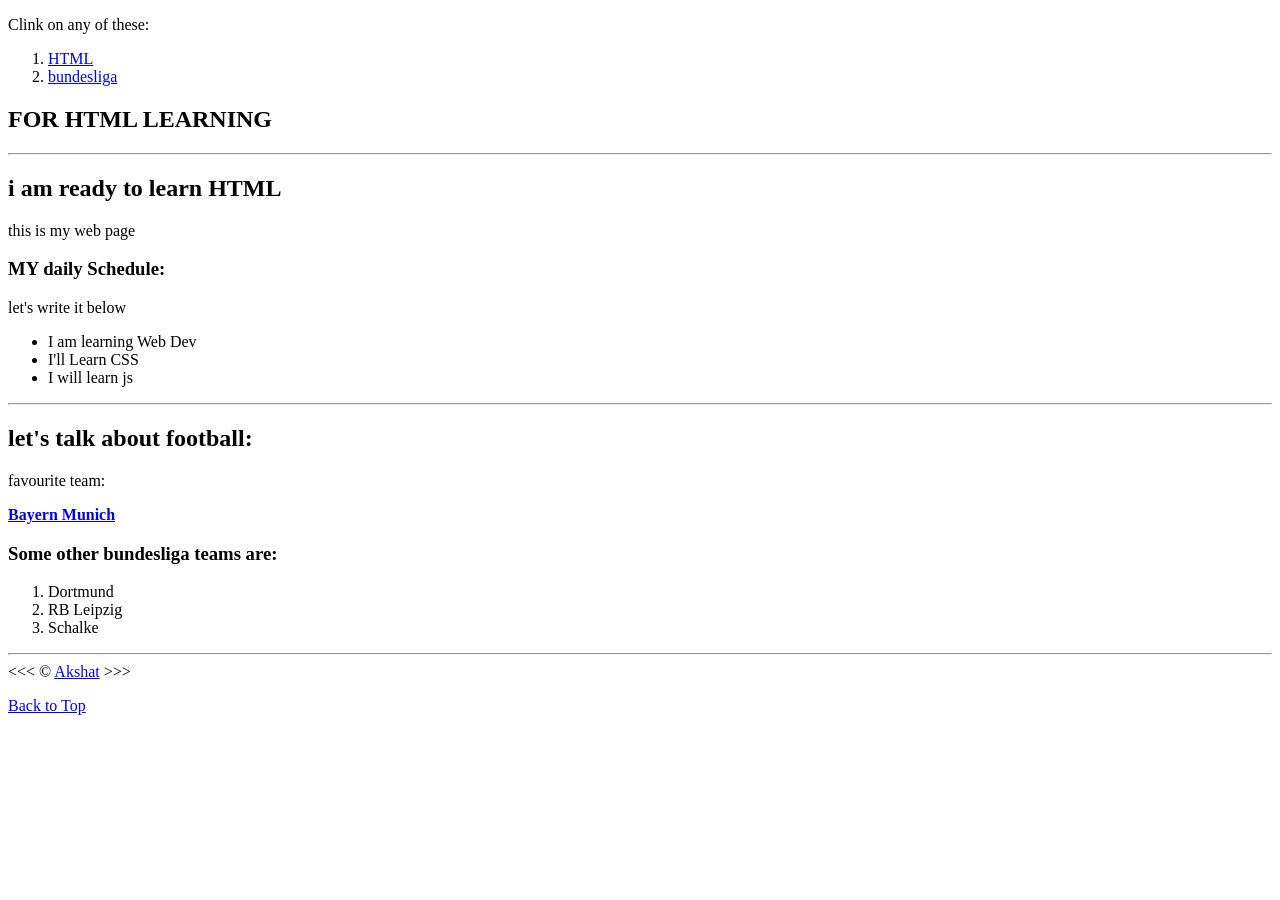
<file: HTML/l1_l5/index.html>
<!DOCTYPE html>
<html lang="en">
<head>
    <meta charset="UTF-8">
    <meta name="Akshat" content="Akshat Chauhan, initial-scale=1.0">
    <meta name="description" content="i am learning html">
    <title>HTML PRACTICE</title>
    <link rel="icon" href="LOGO.png" type="image/x-icon" sizes="any">

</head>
<body>


    <!-- Now to scroll down the page for where i want: -->
     <nav>
        <p>Clink on any of these: </p>
        <ol>
            <li><a href="#HTML">HTML</a></li>
            <li><a href="#bundesliga">bundesliga</a></li>
        </ol>
     </nav>
    <section id="HTML">
        <h1>FOR HTML LEARNING</h1>
        <hr>
        <h2>i am ready to learn HTML</h2>
        <p>this is my web page</p>
        <h3>MY daily Schedule: </h3>
        <p>let's write it below</p>
        <ul>
            <li>I am learning Web Dev</li>
            <li>I'll Learn CSS</li>
            <li>I will learn js</li>
        </ul>
        <hr>
    </section>

    <section id="bundesliga">
        <h2>let's talk about football: </h2>
        <p>favourite team: </p>
        <p><strong>
                <a href="https://www.bundesliga.com/en/bundesliga/clubs/fc-bayern-muenchen">
                    Bayern Munich</strong></p></a>
    
        <h3>Some other bundesliga teams are:</h3>
        <ol>
            <li>Dortmund</li>
            <li>RB Leipzig </li>
            <li>Schalke</li>
        </ol>
    </section>
    
    <hr>
    &lt;&lt;&lt; &copy; <a href="about.html">Akshat</a> &gt;&gt;&gt;

    <p>
        <a href="#">Back to Top</a>
    </p>

</body>
</html>
</file>
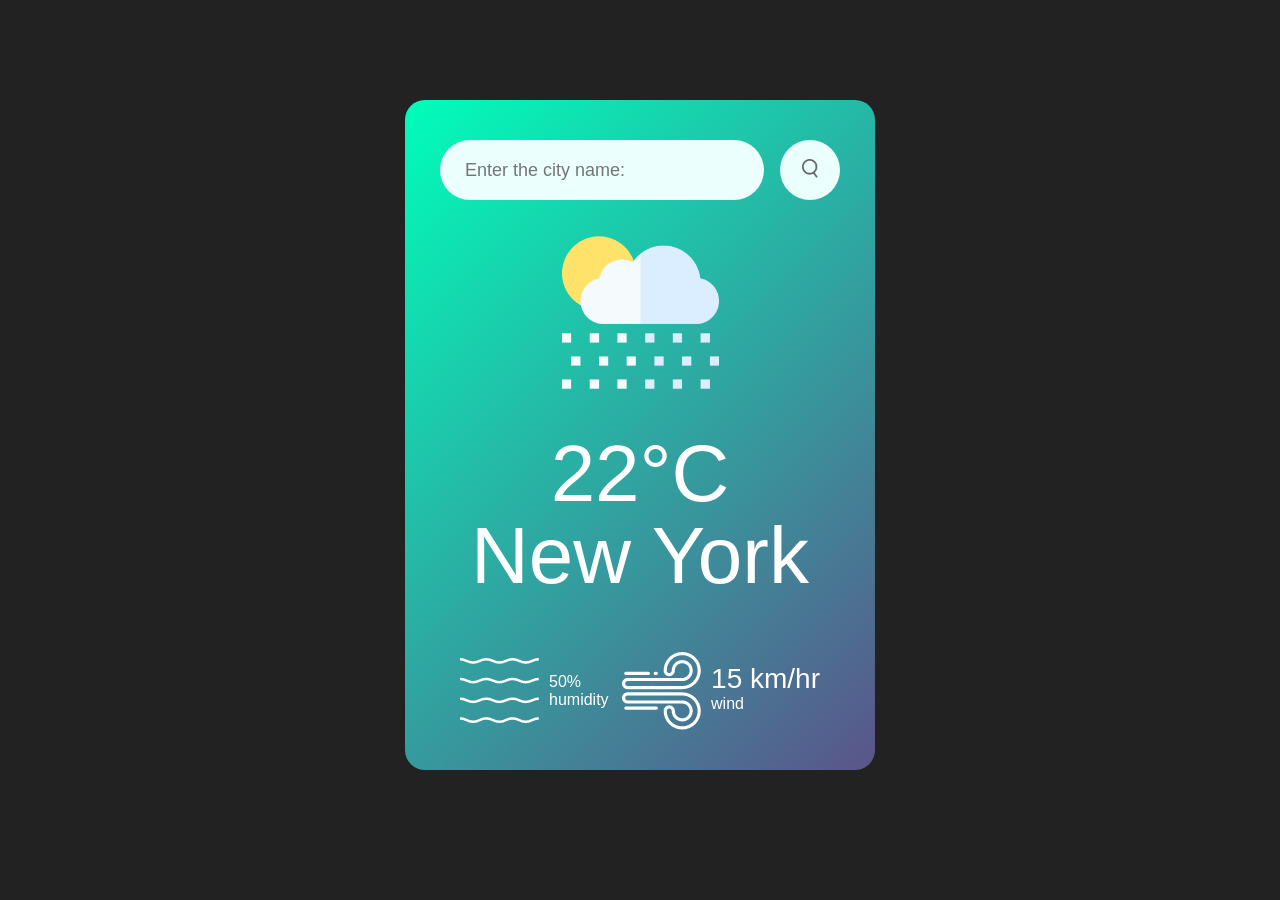
<file: projects/weather_project/index.html>
<!DOCTYPE html>
<html lang="en">
<head>
    <meta charset="UTF-8">
    <meta name="viewport" content="width=device-width, initial-scale=1.0">
    <link rel="stylesheet" href="styles.css">
    <title>Weather App</title>
</head>
<body>
    <div class="card">
        <div class="search">
            <input type="text" placeholder="Enter the city name:" 
            spellcheck="false">
            <button>
                <img src="images/search.png">
            </button>
        </div>
        <div class="weather">
            <img src="images/rain.png" class="weather-icon">
            <h1 class="temp">22°C</h1>
            <h2 class="city">New York</h2>
            <div class="details">
                <div class="col">
                    <img src="images/humidity.png">
                    <div>
                        <p class="humidity">50%</p>
                        <p>humidity</p>
                    </div>
                </div>
                <div class="col">
                    <img src="images/wind.png">
                    <div>
                        <p class="wind">15 km/hr</p>
                        <p>wind</p>
                    </div>
                </div>
            </div>
        </div>
    </div>
</body>
</html>
</file>
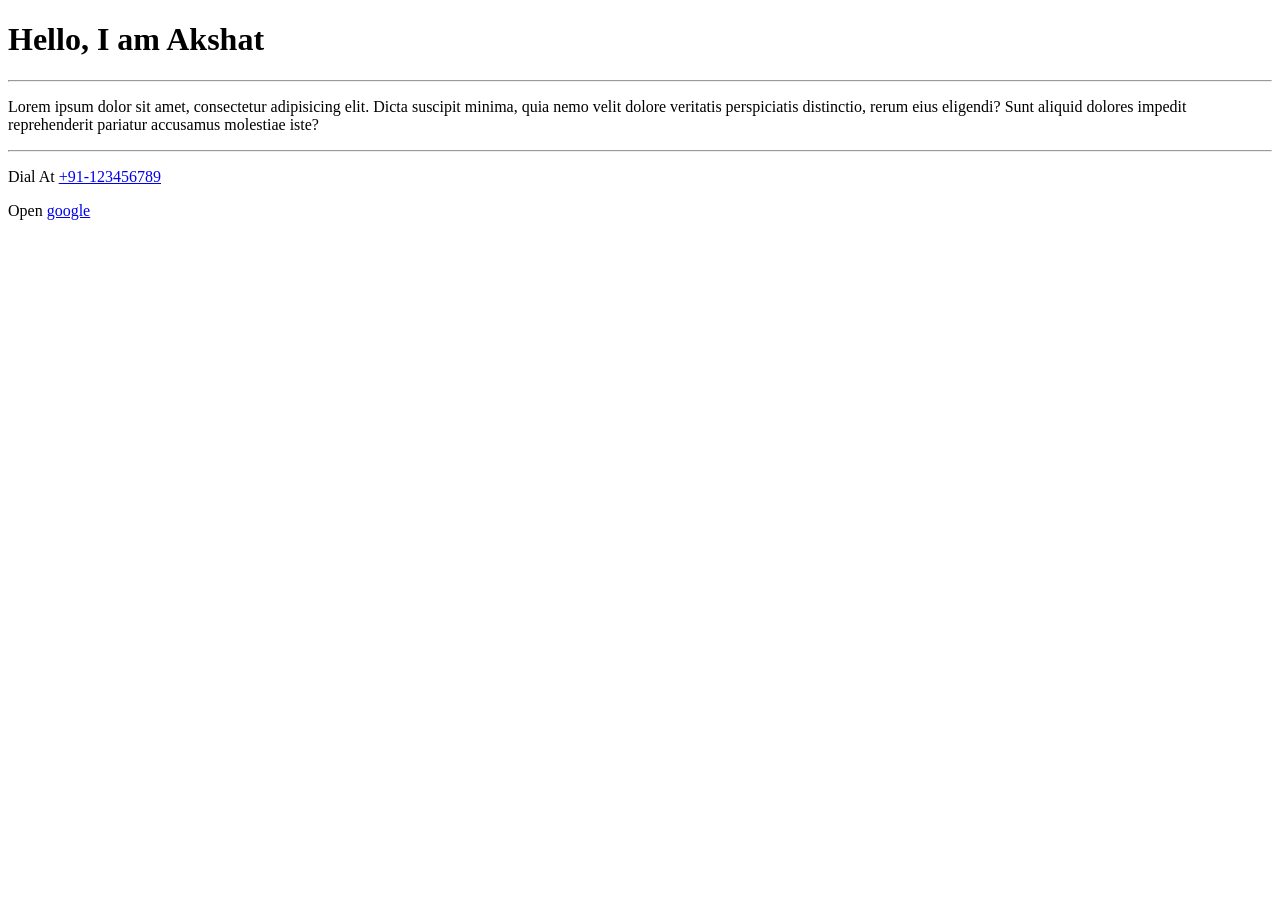
<file: HTML/l1_l5/about.html>
<!DOCTYPE html>
<html lang="en">
<head>
    <meta charset="UTF-8">
    <meta name="viewport" content="width=device-width, initial-scale=1.0">
    <title>About ME</title>
</head>
<body>
    <h1>Hello, I am Akshat</h1>
    <hr>

    <p>
        Lorem ipsum dolor sit amet, consectetur adipisicing elit. 
        Dicta suscipit minima, quia nemo velit dolore veritatis perspiciatis 
        distinctio, rerum eius eligendi? Sunt aliquid dolores impedit 
        reprehenderit pariatur accusamus molestiae iste?
    </p>
    <hr>
    <p>Dial At <a href="tel: +91-123456789">+91-123456789</a></p>
    <p>
        Open <a href="https://www.google.com" target="_blank">google</a>
    </p>
</body>
</html>
</file>
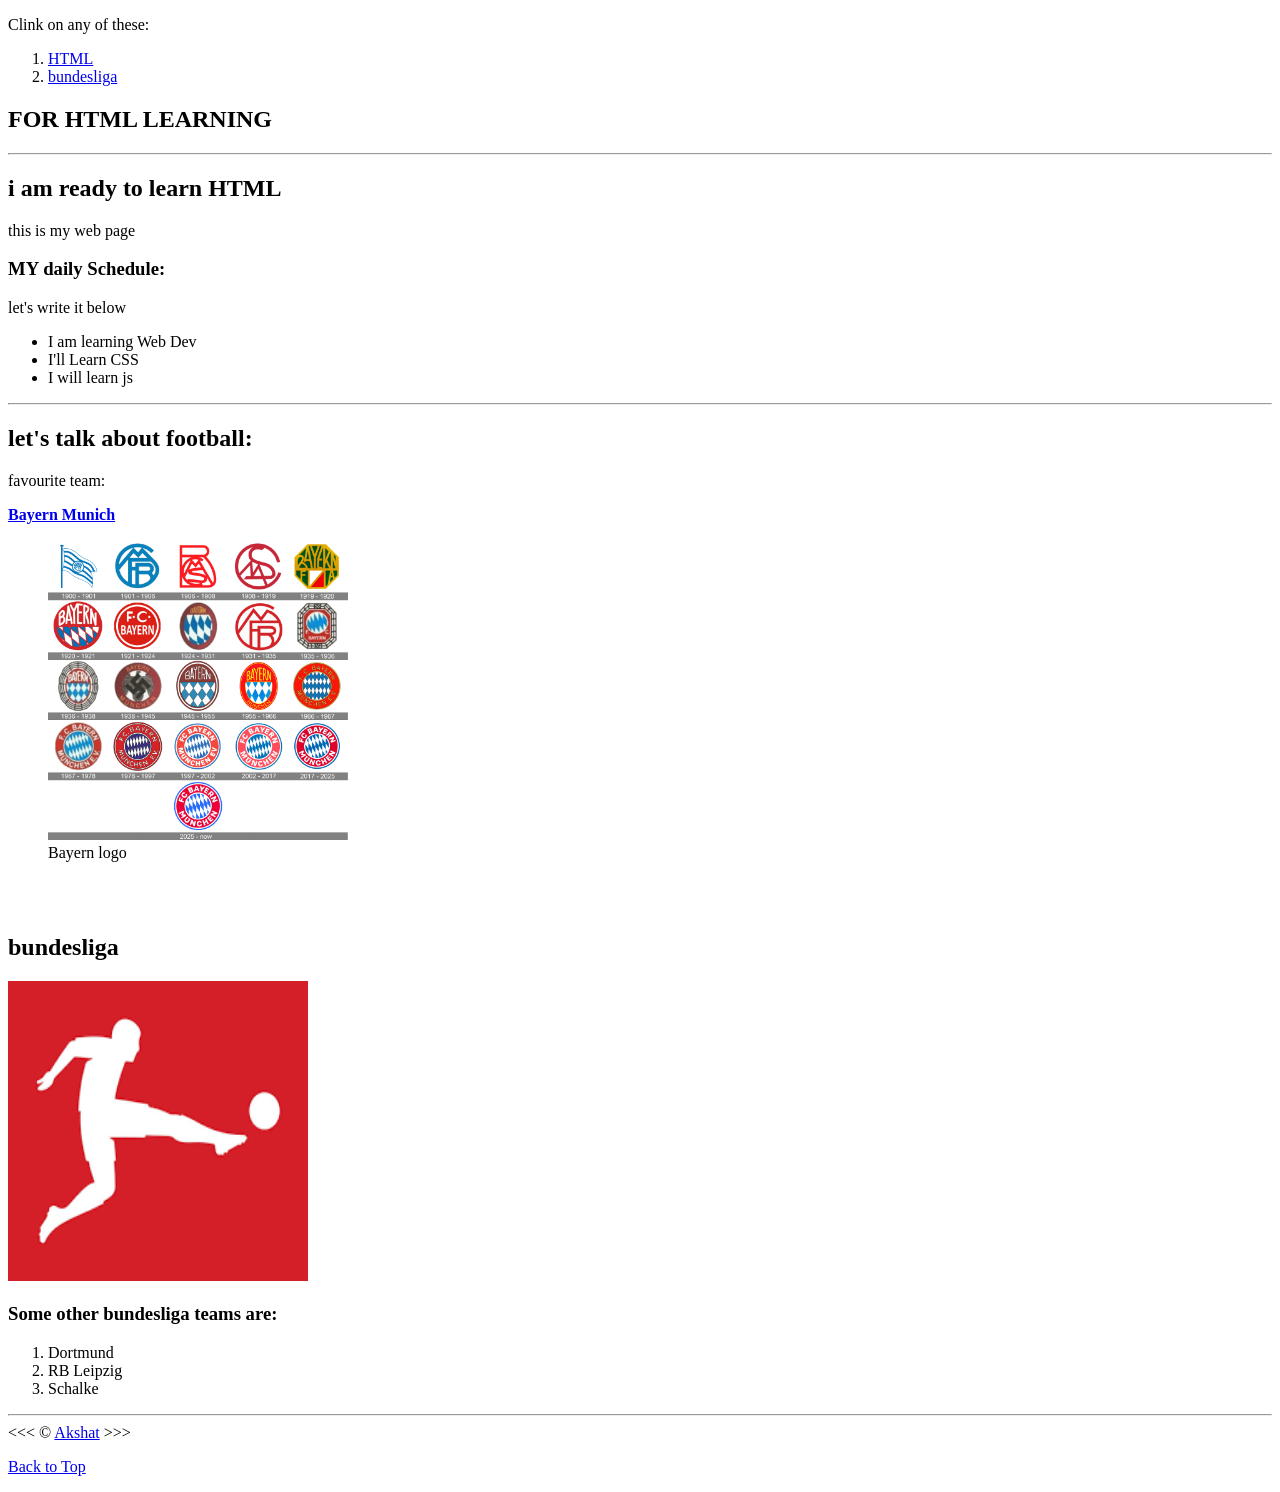
<file: HTML/l6/images.html>
<!DOCTYPE html>
<html lang="en">
<head>
    <meta charset="UTF-8">
    <meta name="Akshat" content="Akshat Chauhan, initial-scale=1.0">
    <meta name="description" content="i am learning html">
    <title>HTML PRACTICE</title>
    <link rel="icon" href="LOGO.png" type="image/x-icon" sizes="any">

</head>
<body>


    <!-- Now to scroll down the page for where i want: -->
     <nav>
        <p>Clink on any of these: </p>
        <ol>
            <li><a href="#HTML">HTML</a></li>
            <li><a href="#bundesliga">bundesliga</a></li>
        </ol>
     </nav>
    <section id="HTML">
        <h1>FOR HTML LEARNING</h1>
        <hr>
        <h2>i am ready to learn HTML</h2>
        <p>this is my web page</p>
        <h3>MY daily Schedule: </h3>
        <p>let's write it below</p>
        <ul>
            <li>I am learning Web Dev</li>
            <li>I'll Learn CSS</li>
            <li>I will learn js</li>
        </ul>
        <hr>
    </section>

    <section id="bundesliga">
        <h2>let's talk about football: </h2>
        <p>favourite team: </p>
        <p><strong>
                <a href="https://www.bundesliga.com/en/bundesliga/clubs/fc-bayern-muenchen">Bayern Munich
                    
                </a></strong></p>
                <figure>
                    <img src="Bayern-Munchen-Logo-history.png" alt="Bayern Munich logo" 
                    title="logo" width="300" height="300">
                    <figcaption>
                        Bayern logo
                    </figcaption>
                </figure>
        
                    <br>
                    <br>
    
        <h2>bundesliga</h2>
        <img src="bundesliga_logo.png" alt="Bundesliga logo" title="Bundesliga logo"
        width="300" height="300">
        <h3>Some other bundesliga teams are:</h3>
        <ol>
            <li>Dortmund</li>
            <li>RB Leipzig </li>
            <li>Schalke</li>
        </ol>
    </section>
    
    <hr>
    &lt;&lt;&lt; &copy; <a href="about.html">Akshat</a> &gt;&gt;&gt;

    <p>
        <a href="#">Back to Top</a>
    </p>

</body>
</html>
</file>
<file: projects/weather_project/styles.css>
*{
    margin: 0;
    padding: 0;
    font-family: 'poppins', sans-serif;
    box-sizing: border-box;
}
body{
    background: #222;
}

.card{
    width: 90%;
    max-width: 470px;
    background: linear-gradient(135deg, #00feba, #5b548a);
    color: #fff;
    margin: 100px auto 0;
    border-radius: 20px;
    padding: 40px 35px;
    text-align: center;
}

.search{
    width: 100%;
    display: flex;
    align-items: center;
    justify-content: space-between;
}

.search input{
    border: 0;
    outline: 0;
    background-color: #ebfffc;
    color: #555;
    padding: 10px 25px;
    height: 60px;
    border-radius: 30px;
    flex: 1;
    margin-right: 16px;
    font-size: 18px;
}

.search button{
    border: 0;
    outline: 0;
    background: #ebfffc;
    border-radius: 50%;
    height: 60px;
    width: 60px;
    cursor: pointer;
}

.search button img{
    width: 16px;
}
.weather icon{
    width: 70px;
    margin-top: 30px;
}

.weather h1{
    font-size: 80px;
    font-weight: 500;
}
.weather h2{
    font-size: 80px;
    font-weight: 500;
    margin-top: -10px;
}
.details{
    display: flex;
    align-items: center;
    justify-content: space-between;
    padding: 0 20px;
    margin-top: 50px;

}
.col{
    display: flex;
    align-items: center;
    text-align: left;
}
.col img{
    width: 40;
    margin-right: 10px;
}
.humidyt, .wind{
    font-size: 28px;
    margin-top: -6px;
}
</file>
